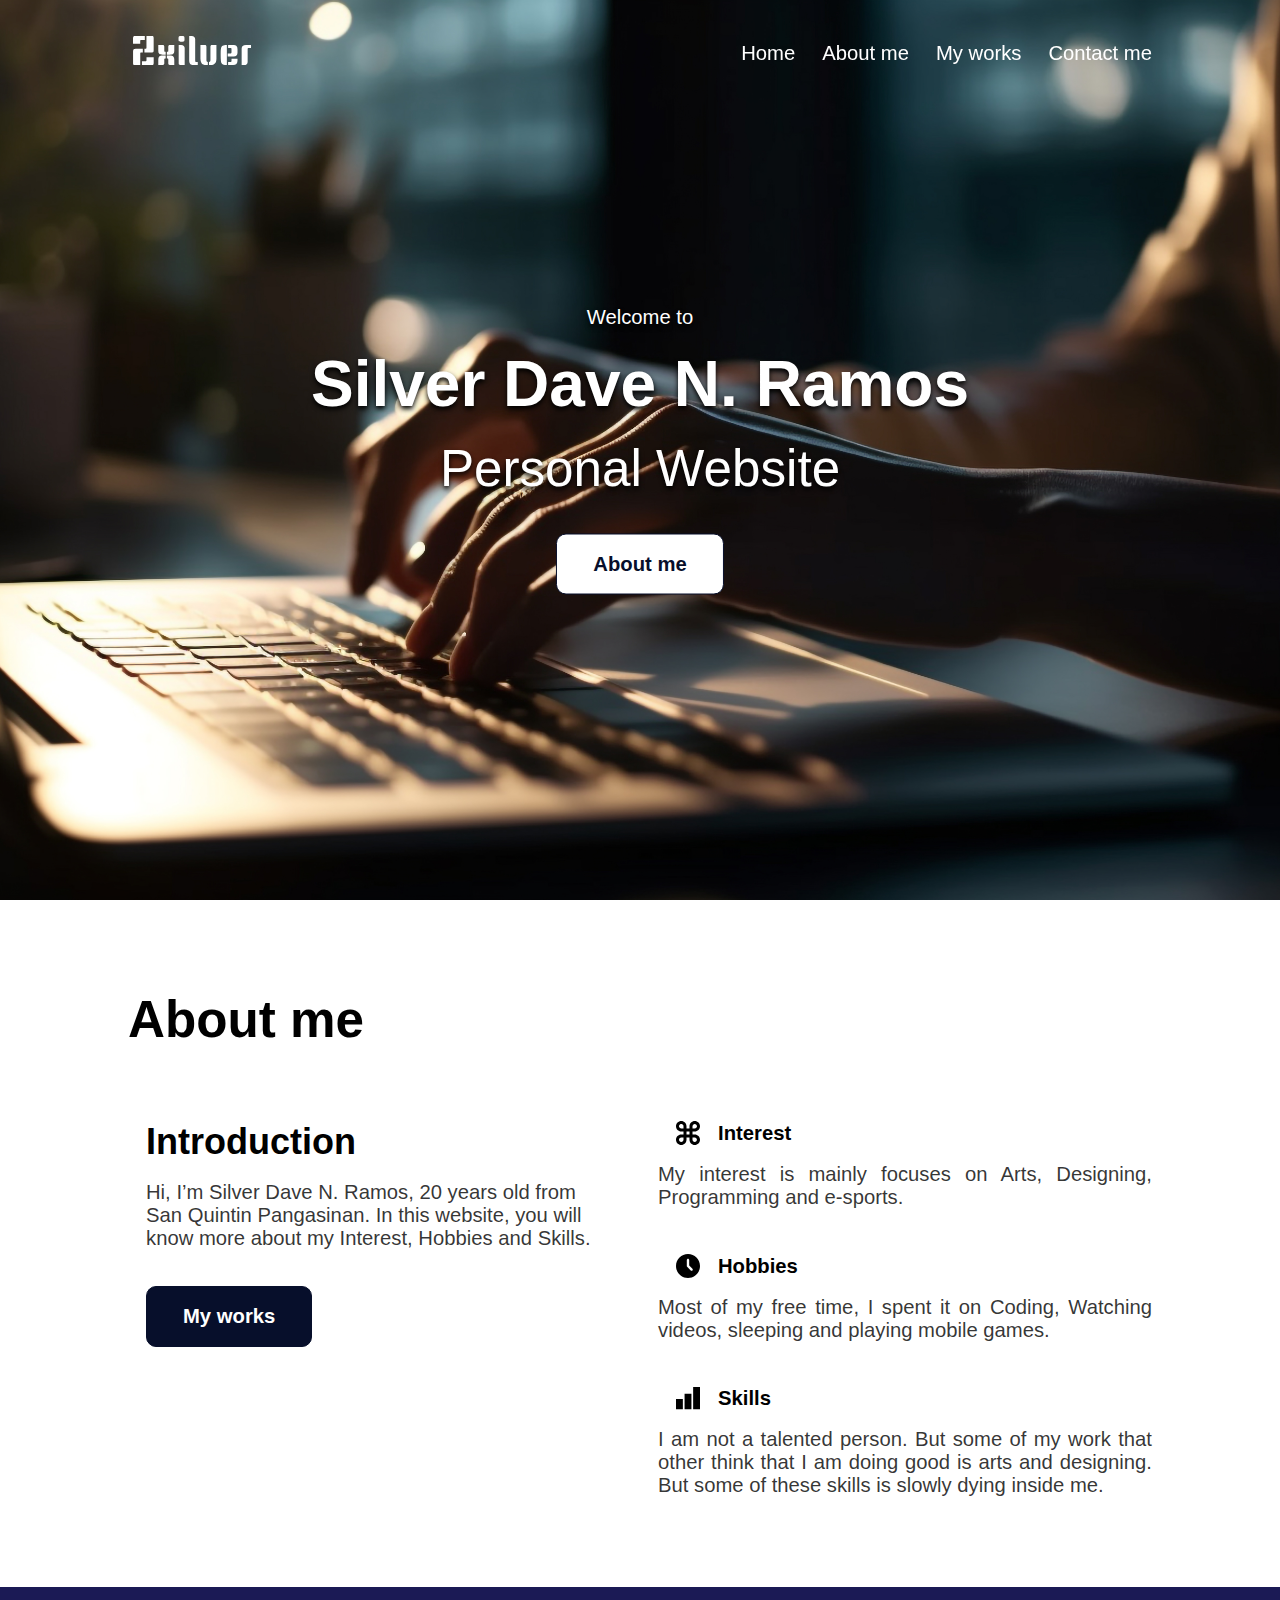
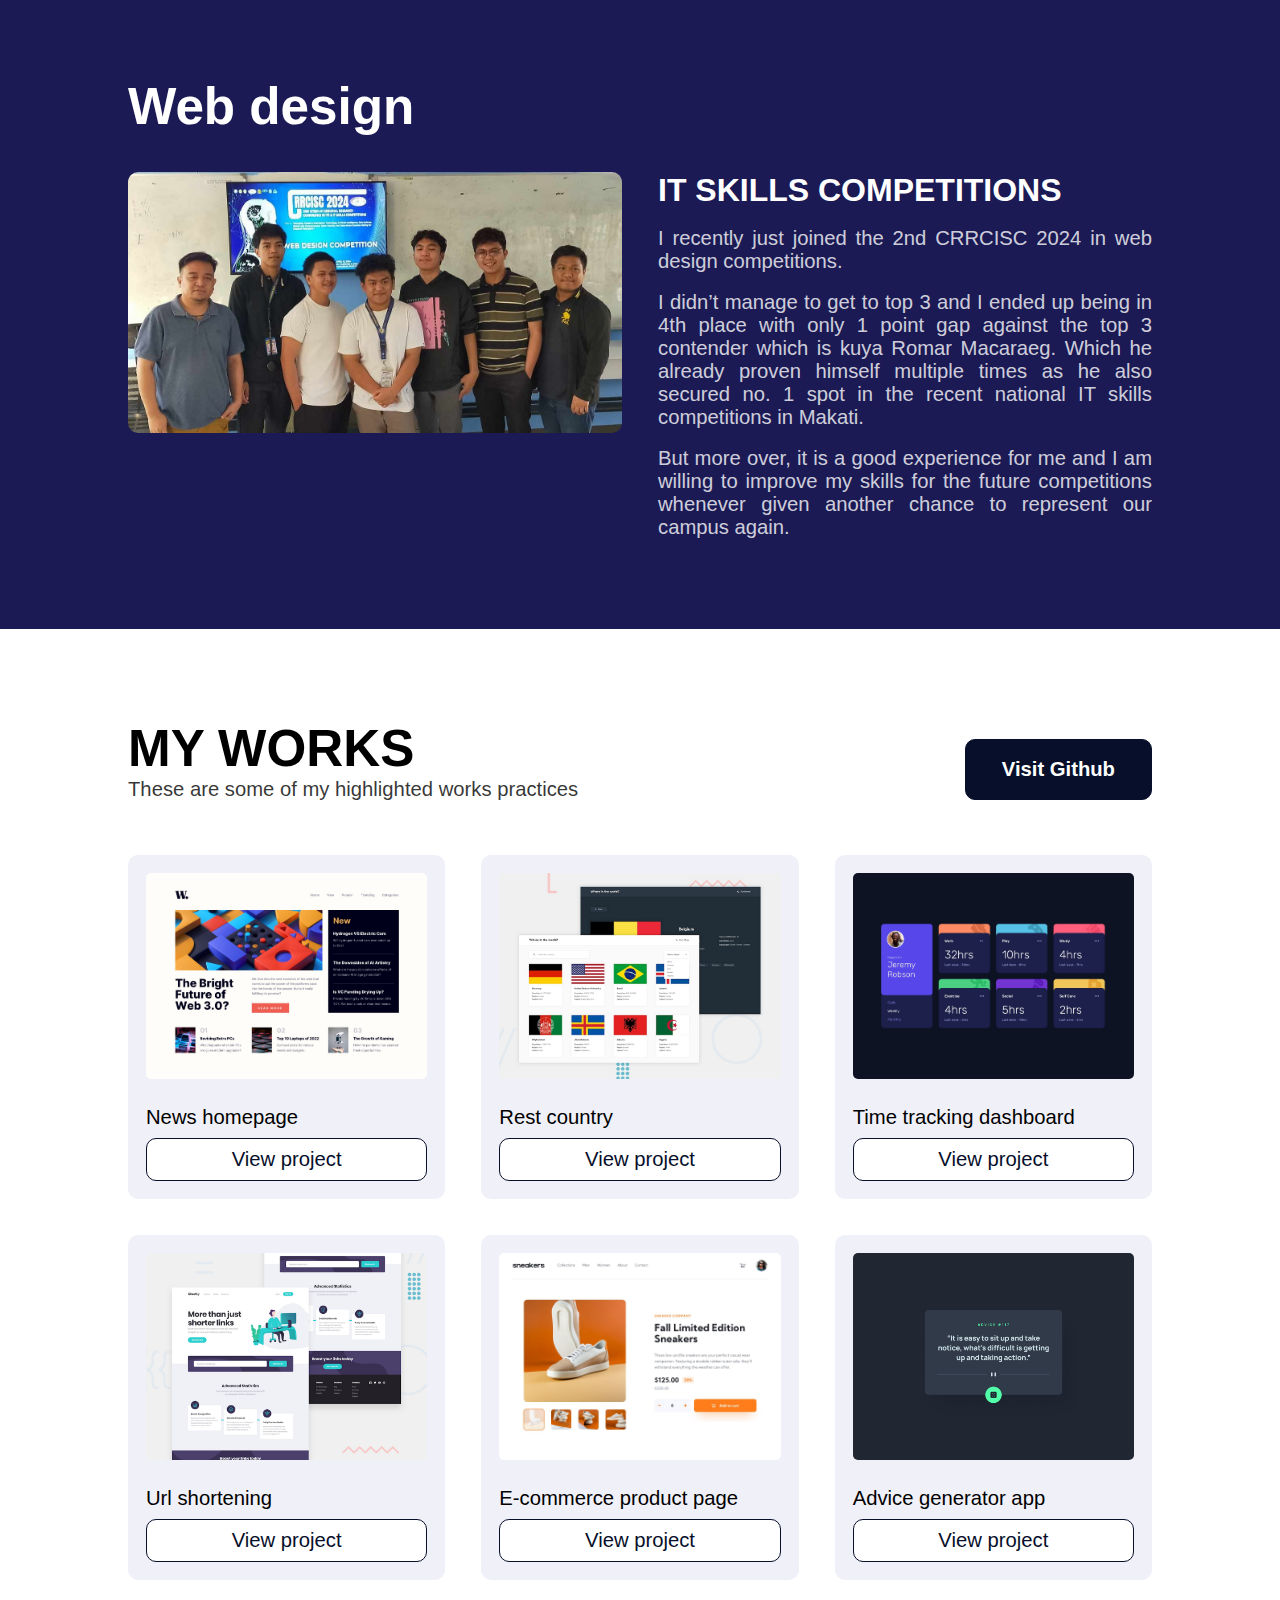
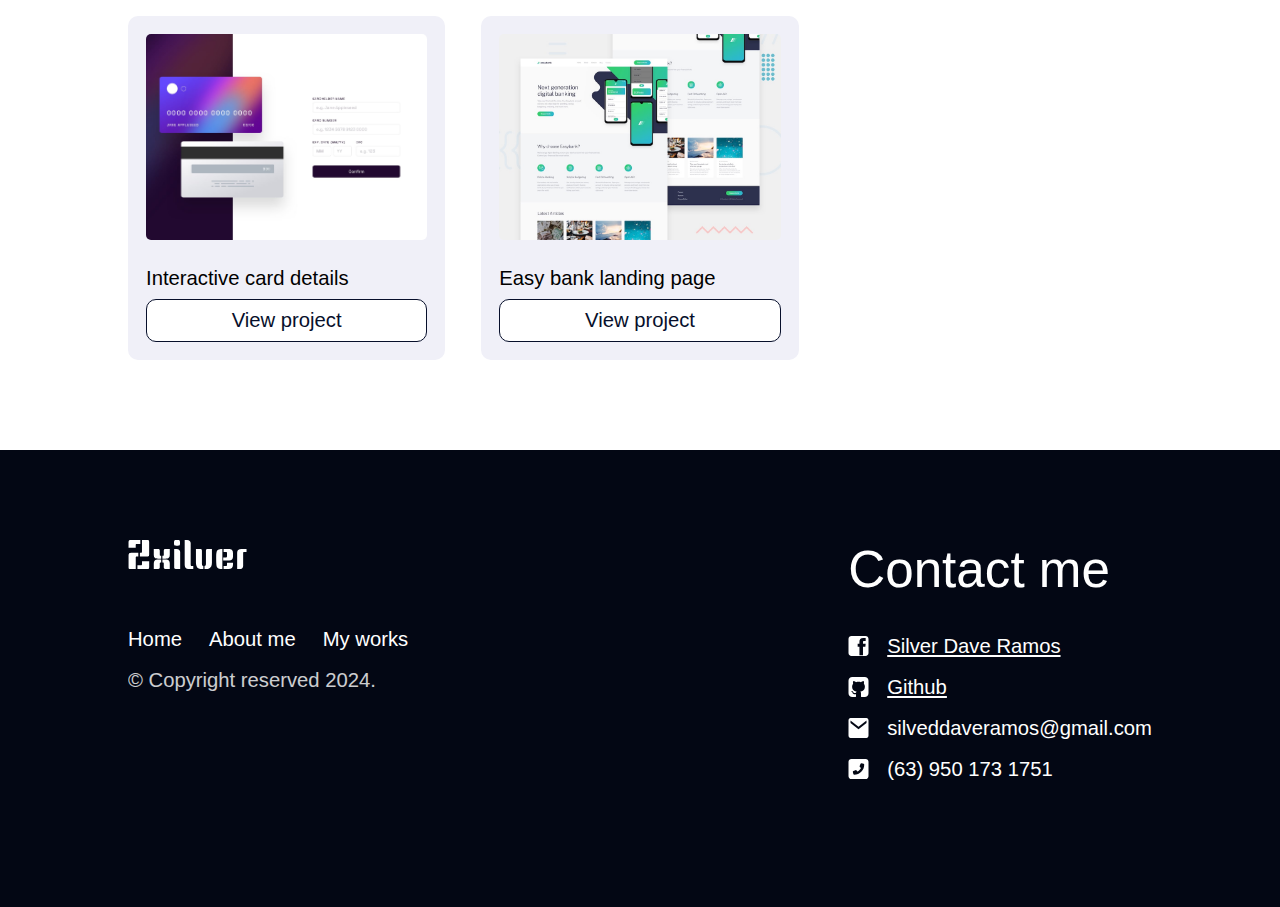
<file: index.html>
<!DOCTYPE html>
<html lang="en">
  <head>
    <meta charset="UTF-8" />
    <meta name="viewport" content="width=device-width, initial-scale=1.0" />
    <title>Silver Dave Ramos | Personal Website</title>
    <link rel="stylesheet" href="style.css" />
    <link rel="icon" type="image/x-icon" href="icons/logo.png" />
  </head>
  <body>
    <header>
      <nav>
        <a href="#" class="logo">
          <svg
            width="119"
            height="29"
            viewBox="0 0 119 29"
            fill="none"
            xmlns="http://www.w3.org/2000/svg"
          >
            <path
              d="M10.32 16.44H8.88C8.4 16.44 8.09333 16.5333 7.96 16.72C7.82667 16.88 7.76 17.1733 7.76 17.6V29H2.36C1.66667 29 1.18667 28.8933 0.92 28.68C0.68 28.44 0.56 28.0533 0.56 27.52V15.52C0.56 14.5333 0.76 13.8133 1.16 13.36C1.56 12.88 2.26667 12.64 3.28 12.64H10.32V16.44ZM21.2 21.28V26.76C21.2 28.0133 20.9333 28.72 20.4 28.88C20.1333 28.96 19.7467 29 19.24 29H9.44V25.2H12.76C13.32 25.2 13.6667 25.12 13.8 24.96C13.9333 24.7733 14 24.4533 14 24V21.28H21.2ZM12.32 3.88H8.96C8.4 3.88 8.05333 3.97333 7.92 4.16C7.78667 4.32 7.72 4.62667 7.72 5.08V7.8H0.52V2.76C0.52 1.37333 0.8 0.546666 1.36 0.279998C1.65333 0.146665 2.02667 0.079998 2.48 0.079998H12.32V3.88ZM13.96 0.079998H19.36C20.1333 0.079998 20.6267 0.226665 20.84 0.52C21.0533 0.813332 21.16 1.42667 21.16 2.36V14.52C21.16 15.1867 21.0667 15.68 20.88 16C20.6933 16.2933 20.28 16.44 19.64 16.44H11.92V12.64H12.88C13.36 12.64 13.6533 12.56 13.76 12.4C13.8933 12.2133 13.96 11.9067 13.96 11.48V0.079998ZM41.7831 9V14.92C41.7831 16.2267 41.4498 17.2 40.7831 17.84C40.1431 18.4533 39.0231 18.76 37.4231 18.76H34.3831V15.76H35.0231C35.4498 15.76 35.6898 15.5867 35.7431 15.24C35.7698 15.08 35.7831 14.8533 35.7831 14.56V10.64C35.7831 9.54667 36.2631 9 37.2231 9H41.7831ZM33.1831 22.56H32.5431C32.1165 22.56 31.8765 22.7333 31.8231 23.08C31.7965 23.24 31.7831 23.4667 31.7831 23.76V27.36C31.7831 28.4533 31.3031 29 30.3431 29H25.7831V23.4C25.7831 22.0933 26.1031 21.1333 26.7431 20.52C27.4098 19.88 28.5431 19.56 30.1431 19.56H33.1831V22.56ZM34.3831 19.56H37.4231C39.0231 19.56 40.1431 19.88 40.7831 20.52C41.4498 21.1333 41.7831 22.0933 41.7831 23.4V29H37.2231C36.2631 29 35.7831 28.4533 35.7831 27.36V23.76C35.7831 23.2267 35.7165 22.8933 35.5831 22.76C35.4498 22.6267 35.2631 22.56 35.0231 22.56H34.3831V19.56ZM25.7831 9H30.3431C31.3031 9 31.7831 9.54667 31.7831 10.64V14.56C31.7831 15.0933 31.8498 15.4267 31.9831 15.56C32.1165 15.6933 32.3031 15.76 32.5431 15.76H33.1831V18.76H30.1431C28.5431 18.76 27.4098 18.4533 26.7431 17.84C26.1031 17.2 25.7831 16.2267 25.7831 14.92V9ZM46.1794 9.04H48.6194C49.7927 9.04 50.6727 9.33333 51.2594 9.92C51.8727 10.48 52.1794 11.2133 52.1794 12.12V29H47.6194C47.1927 29 46.846 28.8533 46.5794 28.56C46.3127 28.2667 46.1794 27.88 46.1794 27.4V9.04ZM46.4594 0.52C46.7527 0.226665 47.606 0.079998 49.0194 0.079998C50.4327 0.079998 51.286 0.226665 51.5794 0.52C51.8727 0.786666 52.0194 1.58667 52.0194 2.92C52.0194 4.25333 51.8594 5.06666 51.5394 5.36C51.246 5.65333 50.406 5.8 49.0194 5.8C47.6327 5.8 46.7794 5.65333 46.4594 5.36C46.166 5.06666 46.0194 4.25333 46.0194 2.92C46.0194 1.58667 46.166 0.786666 46.4594 0.52ZM65.2853 28.72C65.2853 28.9067 65.2186 29 65.0853 29H61.0453C59.552 29 58.4453 28.6533 57.7253 27.96C57.032 27.2667 56.6853 26.1333 56.6853 24.56V0.119998H59.1253C60.2986 0.119998 61.1786 0.413331 61.7653 0.999998C62.3786 1.56 62.6853 2.29333 62.6853 3.2V24.48C62.6853 25.3067 62.8586 25.7733 63.2053 25.88C63.392 25.96 63.6453 26 63.9653 26H64.9653C65.1786 26 65.2853 26.0933 65.2853 26.28V28.72ZM83.9344 9V22.76C83.9344 25.7467 82.9877 27.64 81.0944 28.44C80.2677 28.8133 79.2277 29 77.9744 29H76.5344V26C77.4677 26 77.9344 25.3333 77.9344 24V10.64C77.9344 9.54667 78.4144 9 79.3744 9H83.9344ZM67.9344 9H72.4944C73.4544 9 73.9344 9.54667 73.9344 10.64V24C73.9344 25.3333 74.401 26 75.3344 26V29H73.8944C71.3877 29 69.7344 28.3067 68.9344 26.92C68.2677 25.8267 67.9344 24.44 67.9344 22.76V9ZM94.365 29H94.285C91.645 29 90.0183 28.5467 89.405 27.64C89.1117 27.2133 88.8717 26.8 88.685 26.4C88.525 26 88.4183 25.3733 88.365 24.52C88.2317 22.9733 88.165 21.2533 88.165 19.36C88.165 17.4667 88.1783 16.1067 88.205 15.28C88.2317 14.4267 88.3117 13.5733 88.445 12.72C88.605 11.84 88.805 11.2133 89.045 10.84C89.285 10.44 89.645 10.08 90.125 9.76C90.605 9.44 91.165 9.24 91.805 9.16C92.445 9.05333 93.2717 9 94.285 9H94.365V29ZM105.005 22.68V24.72C105.005 27.5733 103.552 29 100.645 29H95.605V26H97.765C98.325 26 98.6717 25.92 98.805 25.76C98.9383 25.5733 99.005 25.2533 99.005 24.8V23.52C99.005 23.12 99.045 22.8933 99.125 22.84C99.2317 22.7867 99.2983 22.76 99.325 22.76C99.3517 22.7333 99.4183 22.72 99.525 22.72C99.6583 22.6933 99.7517 22.68 99.805 22.68C101.538 22.68 103.272 22.68 105.005 22.68ZM95.605 9H100.245C102.085 9 103.338 9.36 104.005 10.08C104.672 10.8 105.005 11.8667 105.005 13.28V16.8C105.005 19.2 103.698 20.4 101.085 20.4H95.205V17.4H97.365C98.005 17.4 98.4317 17.32 98.645 17.16C98.885 17 99.005 16.6933 99.005 16.24V13.2C99.005 12.7467 98.9383 12.44 98.805 12.28C98.6717 12.0933 98.325 12 97.765 12H95.605V9ZM113.506 9H118.306C118.466 9 118.546 9.09333 118.546 9.28V11.72C118.546 11.9067 118.44 12 118.226 12H116.426C115.786 12 115.413 12.12 115.306 12.36C115.2 12.7067 115.146 13.0933 115.146 13.52V25.92C115.146 26.8267 114.84 27.5733 114.226 28.16C113.64 28.72 112.76 29 111.586 29H109.146V13.44C109.146 11.8667 109.493 10.7333 110.186 10.04C110.906 9.34667 112.013 9 113.506 9Z"
              fill="white"
            />
          </svg>
        </a>

        <ul class="flex">
          <li><a href="#">Home</a></li>
          <li><a href="#about-me">About me</a></li>
          <li><a href="#my-works">My works</a></li>
          <li><a href="#contact-me">Contact me</a></li>
        </ul>

        <button class="menu">
          <svg
            width="25"
            height="22"
            viewBox="0 0 35 22"
            fill="none"
            xmlns="http://www.w3.org/2000/svg"
          >
            <path
              d="M1 1H33.3077M1 11H33.3077M1 21H33.3077"
              stroke="white"
              stroke-width="2"
              stroke-miterlimit="5"
              stroke-linecap="round"
            />
          </svg>
        </button>
      </nav>

      <div class="hero">
        <img src="./assets/hero bg.jpg" alt="" />

        <div class="texts">
          <p class="eyebrow">Welcome to</p>
          <h1 class="title light">Silver Dave N. Ramos</h1>
          <p class="description">Personal Website</p>
          <a href="#about-me" class="cta light">About me</a>
        </div>
      </div>

      <div class="mobile-bg"></div>
    </header>

    <main>
      <section id="about-me" class="pd">
        <h2 class="title">About me</h2>

        <div class="about">
          <div class="left">
            <h2 class="title">Introduction</h2>
            <p class="text">
              Hi, I’m Silver Dave N. Ramos, 20 years old from San Quintin
              Pangasinan. In this website, you will know more about my Interest,
              Hobbies and Skills.
            </p>
            <a href="#my-works" class="cta">My works</a>
          </div>
          <div class="right">
            <article>
              <div class="titles">
                <svg
                  width="24"
                  height="24"
                  viewBox="0 0 24 24"
                  fill="none"
                  xmlns="http://www.w3.org/2000/svg"
                >
                  <path
                    d="M18.75 10.5C21.645 10.5 24 8.145 24 5.25C24 2.355 21.645 0 18.75 0C15.855 0 13.5 2.355 13.5 5.25V7.5H10.5V5.25C10.5 2.355 8.145 0 5.25 0C2.355 0 0 2.355 0 5.25C0 8.145 2.355 10.5 5.25 10.5H7.5V13.5H5.25C2.355 13.5 0 15.855 0 18.75C0 21.645 2.355 24 5.25 24C8.145 24 10.5 21.645 10.5 18.75V16.5H13.5V18.75C13.5 21.645 15.855 24 18.75 24C21.645 24 24 21.645 24 18.75C24 15.855 21.645 13.5 18.75 13.5H16.5V10.5H18.75ZM16.5 5.25C16.5213 4.66748 16.7676 4.11592 17.1873 3.71133C17.6069 3.30674 18.1671 3.08067 18.75 3.08067C19.3329 3.08067 19.8931 3.30674 20.3127 3.71133C20.7324 4.11592 20.9787 4.66748 21 5.25C21 6.489 19.9905 7.5 18.75 7.5H16.5V5.25ZM7.5 18.75C7.5 19.989 6.4905 21 5.25 21C4.0095 21 3 19.989 3 18.75C3 17.508 4.0095 16.5 5.25 16.5H7.5V18.75ZM7.5 7.5H5.25C4.80457 7.5003 4.36906 7.36846 3.99857 7.12118C3.62808 6.8739 3.33927 6.52227 3.16867 6.1108C2.99808 5.69934 2.95336 5.24651 3.04019 4.80962C3.12702 4.37273 3.34148 3.97142 3.65645 3.65645C3.97142 3.34148 4.37273 3.12702 4.80962 3.04019C5.24651 2.95336 5.69934 2.99808 6.1108 3.16867C6.52227 3.33927 6.8739 3.62808 7.12118 3.99857C7.36846 4.36906 7.5003 4.80457 7.5 5.25V7.5ZM13.5 13.5H10.5V10.5H13.5V13.5ZM18.75 16.5C19.3325 16.5213 19.8841 16.7676 20.2887 17.1873C20.6933 17.6069 20.9193 18.1671 20.9193 18.75C20.9193 19.3329 20.6933 19.8931 20.2887 20.3127C19.8841 20.7324 19.3325 20.9787 18.75 21C17.5095 21 16.5 19.989 16.5 18.75V16.5H18.75Z"
                    fill="black"
                  />
                </svg>
                <span>Interest</span>
              </div>
              <p class="text">
                My interest is mainly focuses on Arts, Designing, Programming
                and e-sports.
              </p>
            </article>

            <article>
              <div class="titles">
                <svg
                  width="24"
                  height="24"
                  viewBox="0 0 24 24"
                  fill="none"
                  xmlns="http://www.w3.org/2000/svg"
                >
                  <path
                    d="M12 0C18.6276 0 24 5.3724 24 12C24 18.6276 18.6276 24 12 24C5.3724 24 0 18.6276 0 12C0 5.3724 5.3724 0 12 0ZM12 4.8C11.6817 4.8 11.3765 4.92643 11.1515 5.15147C10.9264 5.37652 10.8 5.68174 10.8 6V12C10.8001 12.3182 10.9265 12.6234 11.1516 12.8484L14.7516 16.4484C14.9779 16.667 15.281 16.7879 15.5957 16.7852C15.9103 16.7825 16.2113 16.6563 16.4338 16.4338C16.6563 16.2113 16.7825 15.9103 16.7852 15.5957C16.7879 15.281 16.667 14.9779 16.4484 14.7516L13.2 11.5032V6C13.2 5.68174 13.0736 5.37652 12.8485 5.15147C12.6235 4.92643 12.3183 4.8 12 4.8Z"
                    fill="black"
                  />
                </svg>

                <span class="">Hobbies</span>
              </div>
              <p class="text">
                Most of my free time, I spent it on Coding, Watching videos,
                sleeping and playing mobile games.
              </p>
            </article>

            <article>
              <div class="titles">
                <svg
                  width="24"
                  height="23"
                  viewBox="0 0 24 23"
                  fill="none"
                  xmlns="http://www.w3.org/2000/svg"
                >
                  <path
                    d="M24 22.2857H17.1429V0H24V22.2857ZM15.4286 22.2857H8.57143V6.85714H15.4286V22.2857ZM6.85714 22.2857H0V12H6.85714V22.2857Z"
                    fill="black"
                  />
                </svg>

                <span class="">Skills</span>
              </div>
              <p class="text">
                I am not a talented person. But some of my work that other think
                that I am doing good is arts and designing. But some of these
                skills is slowly dying inside me.
              </p>
            </article>
          </div>
        </div>
      </section>

      <section class="webdesign pd">
        <h3 class="title light">Web design</h3>

        <div class="itskill">
          <div class="left">
            <img
              src="./assets/itskillsimage.jpg"
              alt="it skills photo"
              title="Web design photo"
            />
          </div>
          <div class="right">
            <h4>IT SKILLS COMPETITIONS</h4>
            <p class="text light">
              I recently just joined the 2nd CRRCISC 2024 in web design
              competitions.
            </p>
            <p class="text light">
              I didn’t manage to get to top 3 and I ended up being in 4th place
              with only 1 point gap against the top 3 contender which is kuya
              Romar Macaraeg. Which he already proven himself multiple times as
              he also secured no. 1 spot in the recent national IT skills
              competitions in Makati.
            </p>
            <p class="text light">
              But more over, it is a good experience for me and I am willing to
              improve my skills for the future competitions whenever given
              another chance to represent our campus again.
            </p>
          </div>
        </div>
      </section>

      <section id="my-works" class="pd">
        <div class="work-titles">
          <div class="heading">
            <h5 class="title">MY WORKS</h5>
            <p class="text">These are some of my highlighted works practices</p>
          </div>

          <a href="https://github.com/zxilverHub" class="cta" target="_blank"
            >Visit Github</a
          >
        </div>

        <div class="works"></div>
      </section>
    </main>

    <footer id="contact-me" class="pd">
      <div class="left">
        <a href="#">
          <svg
            width="119"
            height="29"
            viewBox="0 0 119 29"
            fill="none"
            xmlns="http://www.w3.org/2000/svg"
          >
            <path
              d="M10.32 16.44H8.88C8.4 16.44 8.09333 16.5333 7.96 16.72C7.82667 16.88 7.76 17.1733 7.76 17.6V29H2.36C1.66667 29 1.18667 28.8933 0.92 28.68C0.68 28.44 0.56 28.0533 0.56 27.52V15.52C0.56 14.5333 0.76 13.8133 1.16 13.36C1.56 12.88 2.26667 12.64 3.28 12.64H10.32V16.44ZM21.2 21.28V26.76C21.2 28.0133 20.9333 28.72 20.4 28.88C20.1333 28.96 19.7467 29 19.24 29H9.44V25.2H12.76C13.32 25.2 13.6667 25.12 13.8 24.96C13.9333 24.7733 14 24.4533 14 24V21.28H21.2ZM12.32 3.88H8.96C8.4 3.88 8.05333 3.97333 7.92 4.16C7.78667 4.32 7.72 4.62667 7.72 5.08V7.8H0.52V2.76C0.52 1.37333 0.8 0.546666 1.36 0.279998C1.65333 0.146665 2.02667 0.079998 2.48 0.079998H12.32V3.88ZM13.96 0.079998H19.36C20.1333 0.079998 20.6267 0.226665 20.84 0.52C21.0533 0.813332 21.16 1.42667 21.16 2.36V14.52C21.16 15.1867 21.0667 15.68 20.88 16C20.6933 16.2933 20.28 16.44 19.64 16.44H11.92V12.64H12.88C13.36 12.64 13.6533 12.56 13.76 12.4C13.8933 12.2133 13.96 11.9067 13.96 11.48V0.079998ZM41.7831 9V14.92C41.7831 16.2267 41.4498 17.2 40.7831 17.84C40.1431 18.4533 39.0231 18.76 37.4231 18.76H34.3831V15.76H35.0231C35.4498 15.76 35.6898 15.5867 35.7431 15.24C35.7698 15.08 35.7831 14.8533 35.7831 14.56V10.64C35.7831 9.54667 36.2631 9 37.2231 9H41.7831ZM33.1831 22.56H32.5431C32.1165 22.56 31.8765 22.7333 31.8231 23.08C31.7965 23.24 31.7831 23.4667 31.7831 23.76V27.36C31.7831 28.4533 31.3031 29 30.3431 29H25.7831V23.4C25.7831 22.0933 26.1031 21.1333 26.7431 20.52C27.4098 19.88 28.5431 19.56 30.1431 19.56H33.1831V22.56ZM34.3831 19.56H37.4231C39.0231 19.56 40.1431 19.88 40.7831 20.52C41.4498 21.1333 41.7831 22.0933 41.7831 23.4V29H37.2231C36.2631 29 35.7831 28.4533 35.7831 27.36V23.76C35.7831 23.2267 35.7165 22.8933 35.5831 22.76C35.4498 22.6267 35.2631 22.56 35.0231 22.56H34.3831V19.56ZM25.7831 9H30.3431C31.3031 9 31.7831 9.54667 31.7831 10.64V14.56C31.7831 15.0933 31.8498 15.4267 31.9831 15.56C32.1165 15.6933 32.3031 15.76 32.5431 15.76H33.1831V18.76H30.1431C28.5431 18.76 27.4098 18.4533 26.7431 17.84C26.1031 17.2 25.7831 16.2267 25.7831 14.92V9ZM46.1794 9.04H48.6194C49.7927 9.04 50.6727 9.33333 51.2594 9.92C51.8727 10.48 52.1794 11.2133 52.1794 12.12V29H47.6194C47.1927 29 46.846 28.8533 46.5794 28.56C46.3127 28.2667 46.1794 27.88 46.1794 27.4V9.04ZM46.4594 0.52C46.7527 0.226665 47.606 0.079998 49.0194 0.079998C50.4327 0.079998 51.286 0.226665 51.5794 0.52C51.8727 0.786666 52.0194 1.58667 52.0194 2.92C52.0194 4.25333 51.8594 5.06666 51.5394 5.36C51.246 5.65333 50.406 5.8 49.0194 5.8C47.6327 5.8 46.7794 5.65333 46.4594 5.36C46.166 5.06666 46.0194 4.25333 46.0194 2.92C46.0194 1.58667 46.166 0.786666 46.4594 0.52ZM65.2853 28.72C65.2853 28.9067 65.2186 29 65.0853 29H61.0453C59.552 29 58.4453 28.6533 57.7253 27.96C57.032 27.2667 56.6853 26.1333 56.6853 24.56V0.119998H59.1253C60.2986 0.119998 61.1786 0.413331 61.7653 0.999998C62.3786 1.56 62.6853 2.29333 62.6853 3.2V24.48C62.6853 25.3067 62.8586 25.7733 63.2053 25.88C63.392 25.96 63.6453 26 63.9653 26H64.9653C65.1786 26 65.2853 26.0933 65.2853 26.28V28.72ZM83.9344 9V22.76C83.9344 25.7467 82.9877 27.64 81.0944 28.44C80.2677 28.8133 79.2277 29 77.9744 29H76.5344V26C77.4677 26 77.9344 25.3333 77.9344 24V10.64C77.9344 9.54667 78.4144 9 79.3744 9H83.9344ZM67.9344 9H72.4944C73.4544 9 73.9344 9.54667 73.9344 10.64V24C73.9344 25.3333 74.401 26 75.3344 26V29H73.8944C71.3877 29 69.7344 28.3067 68.9344 26.92C68.2677 25.8267 67.9344 24.44 67.9344 22.76V9ZM94.365 29H94.285C91.645 29 90.0183 28.5467 89.405 27.64C89.1117 27.2133 88.8717 26.8 88.685 26.4C88.525 26 88.4183 25.3733 88.365 24.52C88.2317 22.9733 88.165 21.2533 88.165 19.36C88.165 17.4667 88.1783 16.1067 88.205 15.28C88.2317 14.4267 88.3117 13.5733 88.445 12.72C88.605 11.84 88.805 11.2133 89.045 10.84C89.285 10.44 89.645 10.08 90.125 9.76C90.605 9.44 91.165 9.24 91.805 9.16C92.445 9.05333 93.2717 9 94.285 9H94.365V29ZM105.005 22.68V24.72C105.005 27.5733 103.552 29 100.645 29H95.605V26H97.765C98.325 26 98.6717 25.92 98.805 25.76C98.9383 25.5733 99.005 25.2533 99.005 24.8V23.52C99.005 23.12 99.045 22.8933 99.125 22.84C99.2317 22.7867 99.2983 22.76 99.325 22.76C99.3517 22.7333 99.4183 22.72 99.525 22.72C99.6583 22.6933 99.7517 22.68 99.805 22.68C101.538 22.68 103.272 22.68 105.005 22.68ZM95.605 9H100.245C102.085 9 103.338 9.36 104.005 10.08C104.672 10.8 105.005 11.8667 105.005 13.28V16.8C105.005 19.2 103.698 20.4 101.085 20.4H95.205V17.4H97.365C98.005 17.4 98.4317 17.32 98.645 17.16C98.885 17 99.005 16.6933 99.005 16.24V13.2C99.005 12.7467 98.9383 12.44 98.805 12.28C98.6717 12.0933 98.325 12 97.765 12H95.605V9ZM113.506 9H118.306C118.466 9 118.546 9.09333 118.546 9.28V11.72C118.546 11.9067 118.44 12 118.226 12H116.426C115.786 12 115.413 12.12 115.306 12.36C115.2 12.7067 115.146 13.0933 115.146 13.52V25.92C115.146 26.8267 114.84 27.5733 114.226 28.16C113.64 28.72 112.76 29 111.586 29H109.146V13.44C109.146 11.8667 109.493 10.7333 110.186 10.04C110.906 9.34667 112.013 9 113.506 9Z"
              fill="white"
            />
          </svg>
        </a>

        <div class="footer-nav">
          <nav>
            <ul class="flex">
              <li><a href="#">Home</a></li>
              <li><a href="#">About me</a></li>
              <li><a href="#">My works</a></li>
            </ul>
          </nav>

          <p class="copy">&copy; Copyright reserved 2024.</p>
        </div>
      </div>

      <div class="right">
        <h5>Contact me</h5>
        <div class="contact">
          <svg
            width="21"
            height="20"
            viewBox="0 0 21 20"
            fill="none"
            xmlns="http://www.w3.org/2000/svg"
          >
            <path
              d="M17.5503 0H3.44822C1.8267 0 0.5 1.3267 0.5 2.94822V17.0518C0.5 18.6733 1.8267 20 3.44822 20H17.5518C19.1733 20 20.5 18.6733 20.5 17.0518V2.94822C20.4985 1.3267 19.1733 0 17.5503 0ZM17.3609 10.6748H14.9876V19.2615H11.4364V10.6748H9.66013V7.71476H11.4364V5.93846C11.4364 3.52386 12.4388 2.08734 15.2912 2.08734H17.6623V5.04662H16.1794C15.0708 5.04662 14.9971 5.46158 14.9971 6.23328L14.9876 7.71476H17.6741L17.3609 10.6748Z"
              fill="white"
            />
          </svg>
          <a target="_blank" href="https://www.facebook.com/silverdave.ramos.3/"
            >Silver Dave Ramos</a
          >
        </div>

        <div class="contact">
          <svg
            width="21"
            height="20"
            viewBox="0 0 21 20"
            fill="none"
            xmlns="http://www.w3.org/2000/svg"
          >
            <path
              d="M19.3998 1.10016C18.6661 0.366385 17.7831 0 16.7501 0H4.24994C3.21685 0 2.33393 0.366385 1.60016 1.10016C0.866385 1.83393 0.5 2.71685 0.5 3.74994V16.2501C0.5 17.2831 0.866385 18.1661 1.60016 18.8998C2.33393 19.6336 3.21685 20 4.24994 20H7.167C7.3572 20 7.50035 19.993 7.59645 19.98C7.70826 19.9576 7.80918 19.8979 7.88275 19.8108C7.97785 19.7107 8.0259 19.5655 8.0259 19.3753L8.01889 18.4894C8.01489 17.9248 8.01289 17.4784 8.01289 17.148L7.71257 17.2001C7.52237 17.2351 7.28212 17.2501 6.99082 17.2461C6.68718 17.2405 6.38452 17.21 6.08586 17.155C5.76793 17.0963 5.46864 16.9625 5.21295 16.7646C4.94516 16.562 4.74543 16.2827 4.64035 15.9638L4.51021 15.6634C4.40052 15.4265 4.26272 15.2037 4.09978 14.9997C3.91358 14.7565 3.72439 14.5923 3.53318 14.5052L3.44309 14.4402C3.38027 14.3952 3.32312 14.3427 3.27291 14.284C3.22495 14.2295 3.18547 14.1681 3.15579 14.1018C3.12976 14.0407 3.15178 13.9907 3.22086 13.9516C3.29093 13.9116 3.41606 13.8926 3.59925 13.8926L3.85953 13.9326C4.03271 13.9667 4.24794 14.0708 4.5032 14.244C4.76154 14.4201 4.97733 14.6516 5.13487 14.9217C5.33508 15.277 5.57533 15.5483 5.85763 15.7355C6.13992 15.9217 6.42422 16.0158 6.71052 16.0158C6.99682 16.0158 7.24408 15.9938 7.4533 15.9507C7.65563 15.9089 7.85223 15.843 8.03892 15.7545C8.117 15.1739 8.32922 14.7255 8.67659 14.4131C8.22649 14.369 7.7804 14.2907 7.34218 14.1789C6.91453 14.0614 6.50324 13.8909 6.1179 13.6714C5.71472 13.4519 5.35861 13.1553 5.0698 12.7984C4.79251 12.4511 4.56427 11.9956 4.38608 11.432C4.20889 10.8674 4.1198 10.2157 4.1198 9.47795C4.1198 8.42785 4.46216 7.53391 5.14788 6.79513C4.82754 6.00631 4.85758 5.12038 5.23898 4.14035C5.49124 4.06126 5.86463 4.12033 6.35915 4.31553C6.85367 4.51074 7.21605 4.67791 7.44629 4.81606C7.67654 4.9562 7.86073 5.07333 7.99987 5.16843C8.81371 4.94194 9.65474 4.8281 10.4995 4.83007C11.3594 4.83007 12.1923 4.94319 13.0001 5.16843L13.4946 4.8561C13.875 4.62771 14.2762 4.43598 14.6929 4.2835C15.1534 4.10931 15.5038 4.06227 15.748 4.14035C16.1384 5.12138 16.1725 6.00631 15.8511 6.79614C16.5368 7.53391 16.8802 8.42785 16.8802 9.47895C16.8802 10.2167 16.7911 10.8704 16.6129 11.438C16.4357 12.0066 16.2055 12.4621 15.9232 12.8054C15.6293 13.1577 15.2717 13.4515 14.8691 13.6714C14.4486 13.9056 14.0402 14.0748 13.6448 14.1789C13.2066 14.2911 12.7605 14.3697 12.3104 14.4141C12.7609 14.8045 12.9871 15.4202 12.9871 16.2621V19.3753C12.9871 19.5225 13.0081 19.6416 13.0522 19.7327C13.0724 19.7766 13.1013 19.816 13.1371 19.8485C13.1728 19.881 13.2148 19.906 13.2604 19.9219C13.3565 19.956 13.4406 19.978 13.5147 19.986C13.5887 19.996 13.6949 19.999 13.833 19.999H16.7501C17.7831 19.999 18.6661 19.6326 19.3998 18.8988C20.1326 18.1661 20.5 17.2821 20.5 16.2491V3.74994C20.5 2.71685 20.1336 1.83393 19.3998 1.10016Z"
              fill="white"
            />
          </svg>

          <a href="https://github.com/zxilverHub" target="_blank">Github</a>
        </div>

        <div class="contact">
          <svg
            width="21"
            height="20"
            viewBox="0 0 21 20"
            fill="none"
            xmlns="http://www.w3.org/2000/svg"
          >
            <path
              d="M18.5 0H2.5C1.4 0 0.51 1.125 0.51 2.5L0.5 17.5C0.5 18.875 1.4 20 2.5 20H18.5C19.6 20 20.5 18.875 20.5 17.5V2.5C20.5 1.125 19.6 0 18.5 0ZM18.5 5L10.5 11.25L2.5 5V2.5L10.5 8.75L18.5 2.5V5Z"
              fill="white"
            />
          </svg>
          <p class="email">silveddaveramos@gmail.com</p>
        </div>

        <div class="contact">
          <svg
            width="21"
            height="20"
            viewBox="0 0 21 20"
            fill="none"
            xmlns="http://www.w3.org/2000/svg"
          >
            <path
              d="M17.6429 0C19.2188 0 20.5 1.28125 20.5 2.85714V17.1429C20.5 18.7188 19.2188 20 17.6429 20H3.35714C1.78125 20 0.5 18.7188 0.5 17.1429V2.85714C0.5 1.28125 1.78125 0 3.35714 0H17.6429ZM13.5937 4.31696C13.1607 4.20089 12.7054 4.41964 12.5357 4.83482L11.6429 6.97768C11.4911 7.34375 11.5982 7.76339 11.9018 8.01339L13 8.91518C12.2589 10.4866 10.9866 11.7589 9.41518 12.5L8.51339 11.3973C8.26339 11.0937 7.84375 10.9866 7.47768 11.1384L5.33482 12.0313C4.91964 12.2054 4.70089 12.6563 4.81696 13.0893L5.35268 15.0536C5.45982 15.4464 5.8125 15.7143 6.21429 15.7143C11.7366 15.7143 16.2143 11.2366 16.2143 5.71429C16.2143 5.3125 15.9464 4.95982 15.558 4.85268L13.5937 4.31696Z"
              fill="white"
            />
          </svg>

          <p class="email">(63) 950 173 1751</p>
        </div>

        <div class="contact"></div>
      </div>
    </footer>
    <script src="main.js"></script>
  </body>
</html>
</file>
<file: style.css>
:root {
    --accent: #070F2B;
    --primary: #1B1A55;
    --bg: #f0f0f8;
    --white: white;
    --title-light: white;
    --title: black;
    --text: rgba(0, 0, 0, .8);
    --text-light: rgba(255, 255, 255, .8);

    --weight-sm: 400;
    --weight-md: 600;
    --weight-lg: 700;

    --size-1: clamp(2rem, 4vw, 3rem);
    --size-2: clamp(1.5rem, 3vw, 2rem);
    --size-3: clamp(1rem, 2vw, 1.125rem);
}

* {
    margin: 0;
    padding: 0;
    box-sizing: border-box;
    list-style: none;
    text-decoration: none;
    font-family: "Poppins", sans-serif;
    font-weight: var(--weight-sm);
    font-size: var(--size-3);
}

html {
    scroll-behavior: smooth;
}

body {
    width: 100%;
    max-width: 1700px;
    margin: 0 auto;
    background-color: var(--white);
}

.title {
    font-size: var(--size-1);
    font-weight: var(--weight-lg);
    color: var(--title);
}

.title.light {
    color: var(--title-light);
}

.text {
    font-size: var(--size-3);
    font-weight: var(--weight-sm);
    color: var(--text);
}

.text.light {
    color: var(--text-light);
}

.logo svg {
    width: clamp(90px, 10vw, 8rem);

    path {
        animation: logoAnimation linear forwards;
        animation-timeline: view();
        animation-range: 100vh 120vh;
    }

}

.flex {
    display: flex;
    gap: 1.5rem;
}

.pd {
    padding: 5rem 10%;
}

.cta.light:hover,
.cta {
    padding: 1rem 2rem;
    border-radius: 10px;
    background-color: var(--accent);
    border: 1px solid var(--accent);
    transition-duration: .3s;
    color: var(--white);
    text-shadow: none;
    font-weight: var(--weight-lg);
    margin-top: 1rem;
}

.cta:hover,
.cta.light {
    background-color: var(--white);
    color: var(--accent);
}

header nav {
    position: fixed;
    top: 0;
    left: 0;
    z-index: 100;

    width: 100%;
    padding: 2rem 10%;

    display: flex;
    justify-content: space-between;
    align-items: center;

    animation: navAnimation linear forwards;
    animation-timeline: view();
    animation-range: 100vh 120vh;

    ul li a {
        color: var(--white);
        animation: linkAnimation linear forwards;
        animation-timeline: view();
        animation-range: 100vh 120vh;
    }
}
@keyframes navAnimation {
    100% {
        background-color: var(--bg);
        padding-block: 1rem;
    }
}

@keyframes linkAnimation {
    100% {
        color: var(--accent);
    }
}

@keyframes logoAnimation {
    100% {
        fill: var(--accent)
    }
}

.menu {
    background: none;
    border: none;
    outline: none;
    border: none;
    display: none;

    svg path {
        color: var(--white);
        stroke: var(--white);

        animation: menuAnimation linear forwards;
        animation-timeline: view();
        animation-range: 100vh 120vh;
    }
}

@keyframes menuAnimation {
    100% {
        stroke: var(--accent);
    }
}

header {
    width: 100%;
    height: 100vh;
    height: 100dvh;
    min-height: 100vh;
    min-height: 100dvh;


    .hero {
        position: relative;
        width: 100%;
        height: 100%;
        overflow: hidden;
        text-align: center;
        color: var(--white);
        text-shadow: 0 3px 5px black;

        img {
            width: 100%;
            height: 100%;
            object-fit: cover;
        }

        .texts {
            position: absolute;
            top: 50%;
            left: 50%;
            transform: translate(-50%, -50%);
            z-index: 10;

            display: flex;
            flex-direction: column;
            align-items: center;
            gap: 1rem;
        }

        h1 {
            font-size: clamp(2rem, 5vw, 4rem);
            white-space: nowrap;
        }

        .description {
            font-size: var(--size-1)
        }
    }
}

#about-me {
    width: 100%;

    > h2 {
        margin-bottom: 3rem;
    }

    .about {
        width: 100%;
        display: flex;
        align-items: start;
        justify-content: space-between;
        flex-wrap: wrap;
        gap: 2rem;
    
        & > * {
            flex: 1 0 250px;
        }

        h2 {
            font-size: clamp(1.5rem, 3vw, 2rem);
        }
        
        .left {
            background-color: var(--white);
            padding: 1rem;
            border-radius: 10px;
        }

        .left,
        .right {
            display: flex;
            flex-direction: column;
            align-items: start;
            gap: 1rem;
        }

        .right {
            gap: 1.5rem;

            article {
                text-align: justify;

                .titles {
                    display: flex;
                    align-items: center;
                    gap: 1rem;
                    padding: 1rem;

                    span {
                        font-weight: var(--weight-lg);
                    }

                    svg {
                        object-fit: contain;
                    }
                }
            }
        }

    }

}

.webdesign {
    background-color: var(--primary);
    h3 {
        margin-bottom: 2rem;
    }
    .itskill {
        width: 100%;
        display: flex;
        justify-content: space-between;
        align-items: start;
        flex-wrap: wrap;
        gap: 2rem;
        text-align: justify;

        & > * {
            flex: 1 0 250px;
        }

        .left {
            img {
                width: 100%;
                height: 100%;
                object-fit: cover;
                border-radius: 10px;
            }
        }

        .right {
            display: flex;
            flex-direction: column;
            gap: 1rem;
            h4 {
                font-size: clamp(1.250rem, 2.5vw, 2.5rem);
                font-weight: 600;
                color: var(--white);
                text-align: start;
            }
        }
    }
}

.work-titles {
    width: 100%;
    margin-bottom: 3rem;
    display: flex;
    justify-content: space-between;
    align-items: center;
    gap: 1rem;
    flex-wrap: wrap;

    .github-link {
        display: flex;
        a {
            margin-left: auto;
        }
    }
}

.works {
    width: 100%;
    display: grid;
    grid-template-columns: repeat(auto-fit, minmax(250px, 1fr));
    grid-gap: 2rem;

    .card {
        padding: 1rem;
        background-color: var(--bg);
        border-radius: 10px;
        display: flex;
        flex-direction: column;
        gap: .5rem;

        img {
            width: 100%;
            height: 100%;
            margin-bottom: 1rem;
            object-fit: cover;
            border-radius: 5px;
        }

        .view-project {
            width: 100%;
            text-align: center;
            padding: .5rem;
            border: 1px solid var(--accent);
            color: var(--accent);
            border-radius: 10px;
            background-color: var(--white);
        }
    }
}

footer {
    background-color: #030714;

    width: 100%;
    display: flex;
    justify-content: space-between;
    align-items: start;
    flex-wrap: wrap;
    gap: 2rem;

    h5, p, a {
        color: var(--white);
    }

    .left {
        display: flex;
        flex-direction: column;
        gap: 3rem;

        .footer-nav {
            ul {
                margin-bottom: 1rem;
            }

            p {
                opacity: .8;
            }
        }
    }

    .right {
        h5 {
            font-size: var(--size-1);
            margin-bottom: 2rem;
        }

        .contact {
            display: flex;
            align-items: center;
            justify-content: start;
            gap: 1rem;
            margin-bottom: 1rem;

            a {
                text-decoration: underline;
            }
        }
    }
}

.mobile-bg {
    position: fixed;
    inset: 0;

    width: 100%;
    height: 100%;
    background-color: rgba(0, 0, 0, .5);

    display: none;
}

@media (max-width: 800px) {
    .menu {
        display: block;
    }

    header nav {
        & ul {
            position: fixed;
            top: -70%;
            left: 50%;
            transform: translateX(-50%);
            z-index: 101;

            display: flex;
            flex-direction: column;
            justify-content: center !important;
            align-items: center !important;
            gap: 3rem !important;
            border-radius: 10px;

            background-color: var(--white);
            width: 90%;
            padding: 3rem;
            transition-duration: .3s;
        }
    }

    .pd {
        padding: 5rem 5%;
    }

    #about-me {
        > h2 { text-align: center; }
        .left {
            text-align: center;
            align-items: center !important;
            justify-content: center !important;
        }
        .right {
            margin-top: 1rem;
            article {
                .titles {
                    background-color: var(--bg);
                    padding: .5rem !important;
                    border-radius: 10px;
                    margin-bottom: .5rem;

                    svg path {
                        fill: var(--accent);
                    }

                    span {
                        color: var(--accent);
                    }
                }
            }
        }
    }

    .work-titles {
        justify-content: center;
        align-items: center;
        text-align: center;
        flex-direction: column;
    }

    footer {
        flex-direction: column-reverse;
        align-items: center;
        text-align: center;

        .contact {
            text-align: center;
            justify-content: center !important;
            align-items: center;
        }
    }
}

.spread {
    top: 20%;

    li a {
        color: var(--accent) !important;
    }
}

.block {
    display: block;
}
</file>
